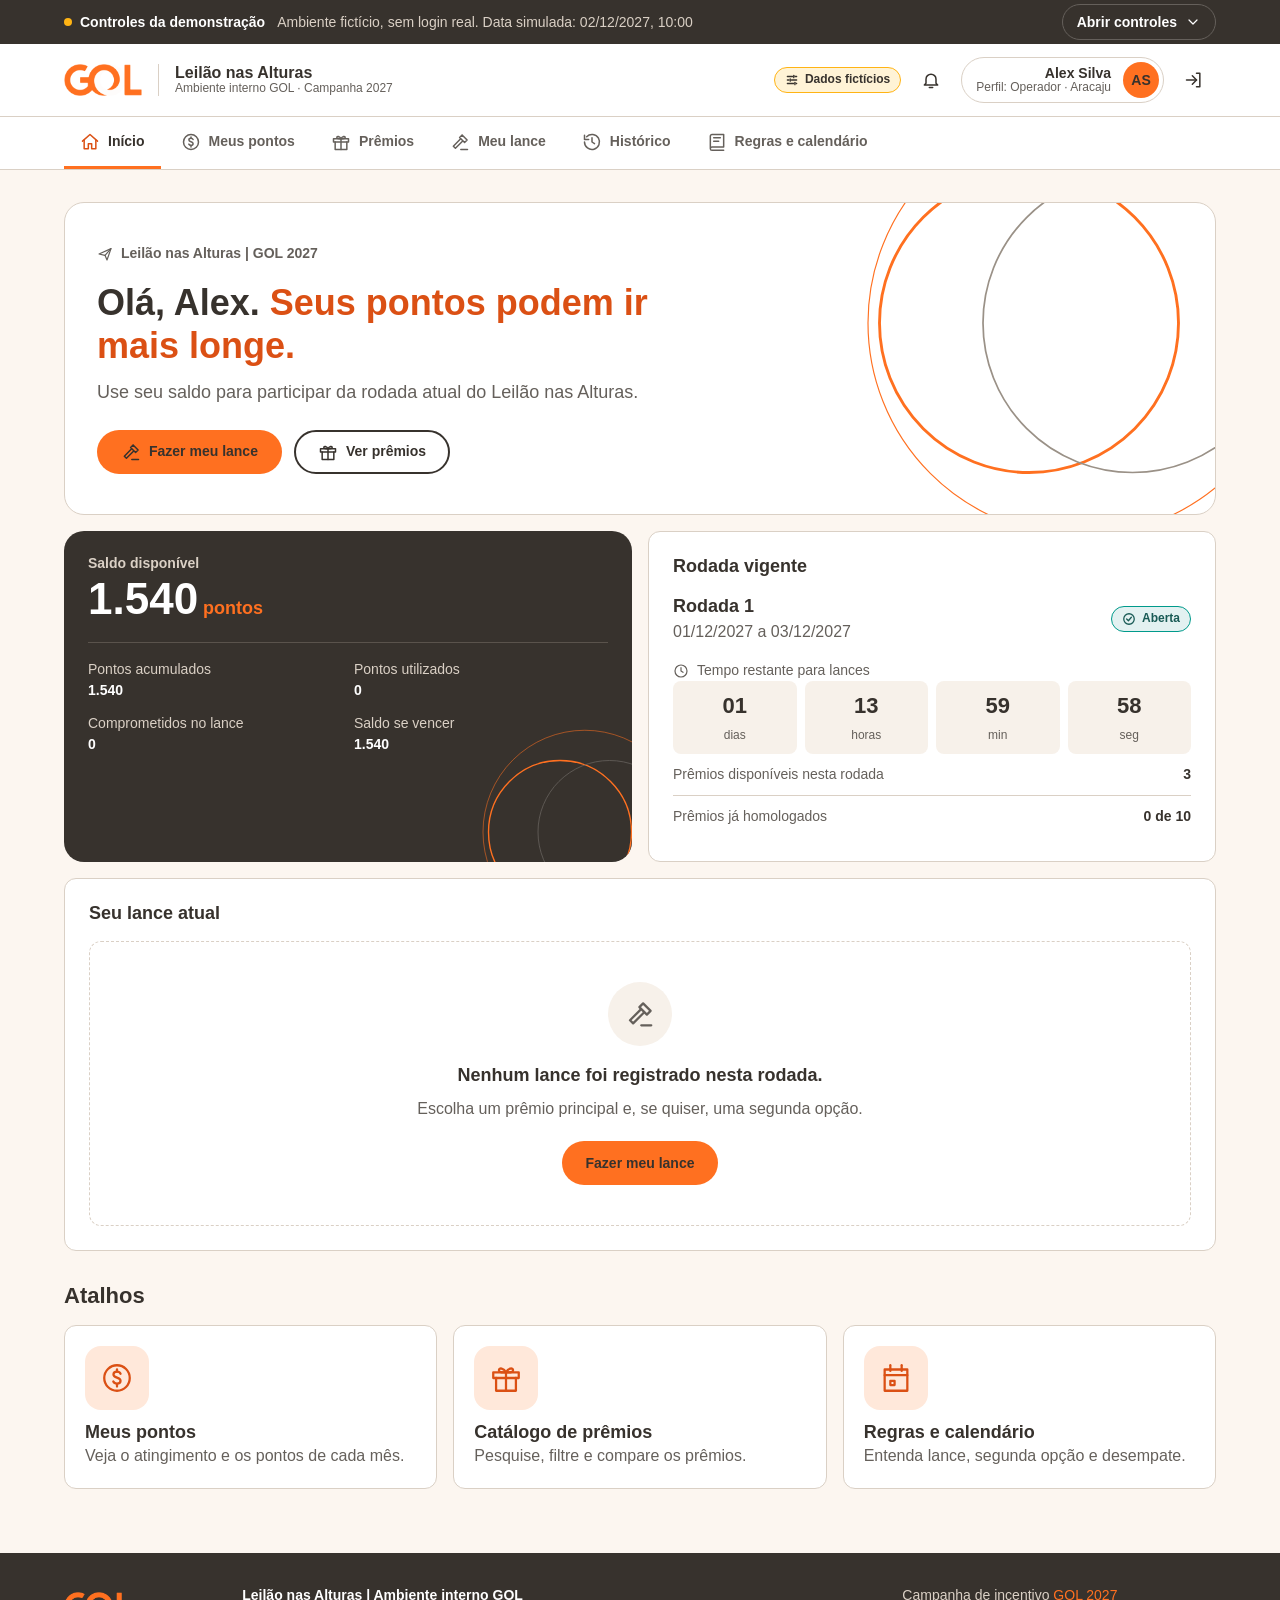
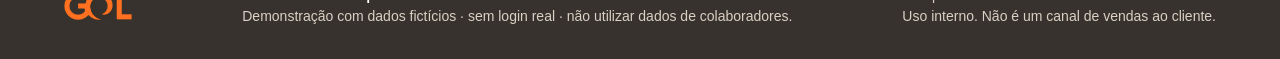
<file: index.html>
<!doctype html>
<html lang="pt-BR">
<head>
  <meta charset="utf-8">
  <meta name="viewport" content="width=device-width, initial-scale=1, viewport-fit=cover">
  <meta name="robots" content="noindex, nofollow">
  <meta name="referrer" content="no-referrer">
  <meta name="description" content="Leilão nas Alturas | Ambiente interno GOL — demonstração com dados fictícios.">
  <meta name="theme-color" content="#FF7020">
  <!-- CSP recomendada para publicação em servidor (ver README, seção Segurança).
       Não aplicada via <meta> para não bloquear a abertura local por file://. -->
  <title>Leilão nas Alturas | Ambiente interno GOL</title>
  <link rel="icon" href="assets/images/logo-gol-fundo-claro.png">
  <link rel="stylesheet" href="assets/css/tokens.css">
  <link rel="stylesheet" href="assets/css/base.css">
  <link rel="stylesheet" href="assets/css/layout.css">
  <link rel="stylesheet" href="assets/css/components.css">
  <link rel="stylesheet" href="assets/css/responsive.css">
  <link rel="stylesheet" href="assets/css/print.css">
</head>
<body>
  <a class="skip-link" id="skip-link" href="#main">Pular para o conteúdo</a>
  <div id="sr-polite" class="sr-only" aria-live="polite" aria-atomic="true"></div>
  <div id="sr-assertive" class="sr-only" aria-live="assertive" aria-atomic="true"></div>

  <div data-inert-scope>
    <section id="demo-bar" class="demo-bar" aria-label="Controles da demonstração"></section>

    <header class="app-header">
      <div class="container app-header__inner">
        <a class="brand" href="#/" aria-label="Leilão nas Alturas, ambiente interno GOL — página inicial">
          <img class="brand__logo" src="assets/images/logo-gol-fundo-claro.png" alt="GOL Linhas Aéreas" width="78" height="32">
          <span class="brand__divider" aria-hidden="true"></span>
          <span class="brand__text">
            <span class="brand__title">Leilão nas Alturas</span>
            <span class="brand__env">Ambiente interno GOL · Campanha 2027</span>
          </span>
        </a>
        <div class="header-actions" id="header-actions"></div>
      </div>
    </header>

    <div id="nav-slot"></div>

    <main id="main" class="app-main" tabindex="-1">
      <div class="container" id="view-root">
        <div class="boot" aria-busy="true">
          <p>Carregando o Leilão nas Alturas…</p>
        </div>
      </div>
    </main>

    <footer class="app-footer">
      <div class="container app-footer__inner">
        <img class="app-footer__logo" src="assets/images/logo-gol-fundo-escuro.png" alt="GOL Linhas Aéreas" width="68" height="28">
        <p><strong>Leilão nas Alturas | Ambiente interno GOL</strong><br>Demonstração com dados fictícios · sem login real · não utilizar dados de colaboradores.</p>
        <p>Campanha de incentivo <span class="accent">GOL 2027</span><br>Uso interno. Não é um canal de vendas ao cliente.</p>
      </div>
    </footer>
  </div>

  <div id="toast-region" class="toast-region" aria-live="polite"></div>

  <noscript>
    <div class="container"><p class="alert alert--warning">Ative o JavaScript para usar o Leilão nas Alturas.</p></div>
  </noscript>

  <!-- Ordem importa: configuração → dados → regras → persistência → serviços → interface → telas → app -->
  <script src="assets/js/config.js"></script>
  <script src="assets/js/validators.js"></script>
  <script src="assets/js/domain.js"></script>
  <script src="assets/js/mock-data.js"></script>
  <script src="assets/js/storage.js"></script>
  <script src="assets/js/services.js"></script>
  <script src="assets/js/accessibility.js"></script>
  <script src="assets/js/ui.js"></script>
  <script src="assets/js/operator.js"></script>
  <script src="assets/js/admin.js"></script>
  <script src="assets/js/app.js"></script>
</body>
</html>
</file>
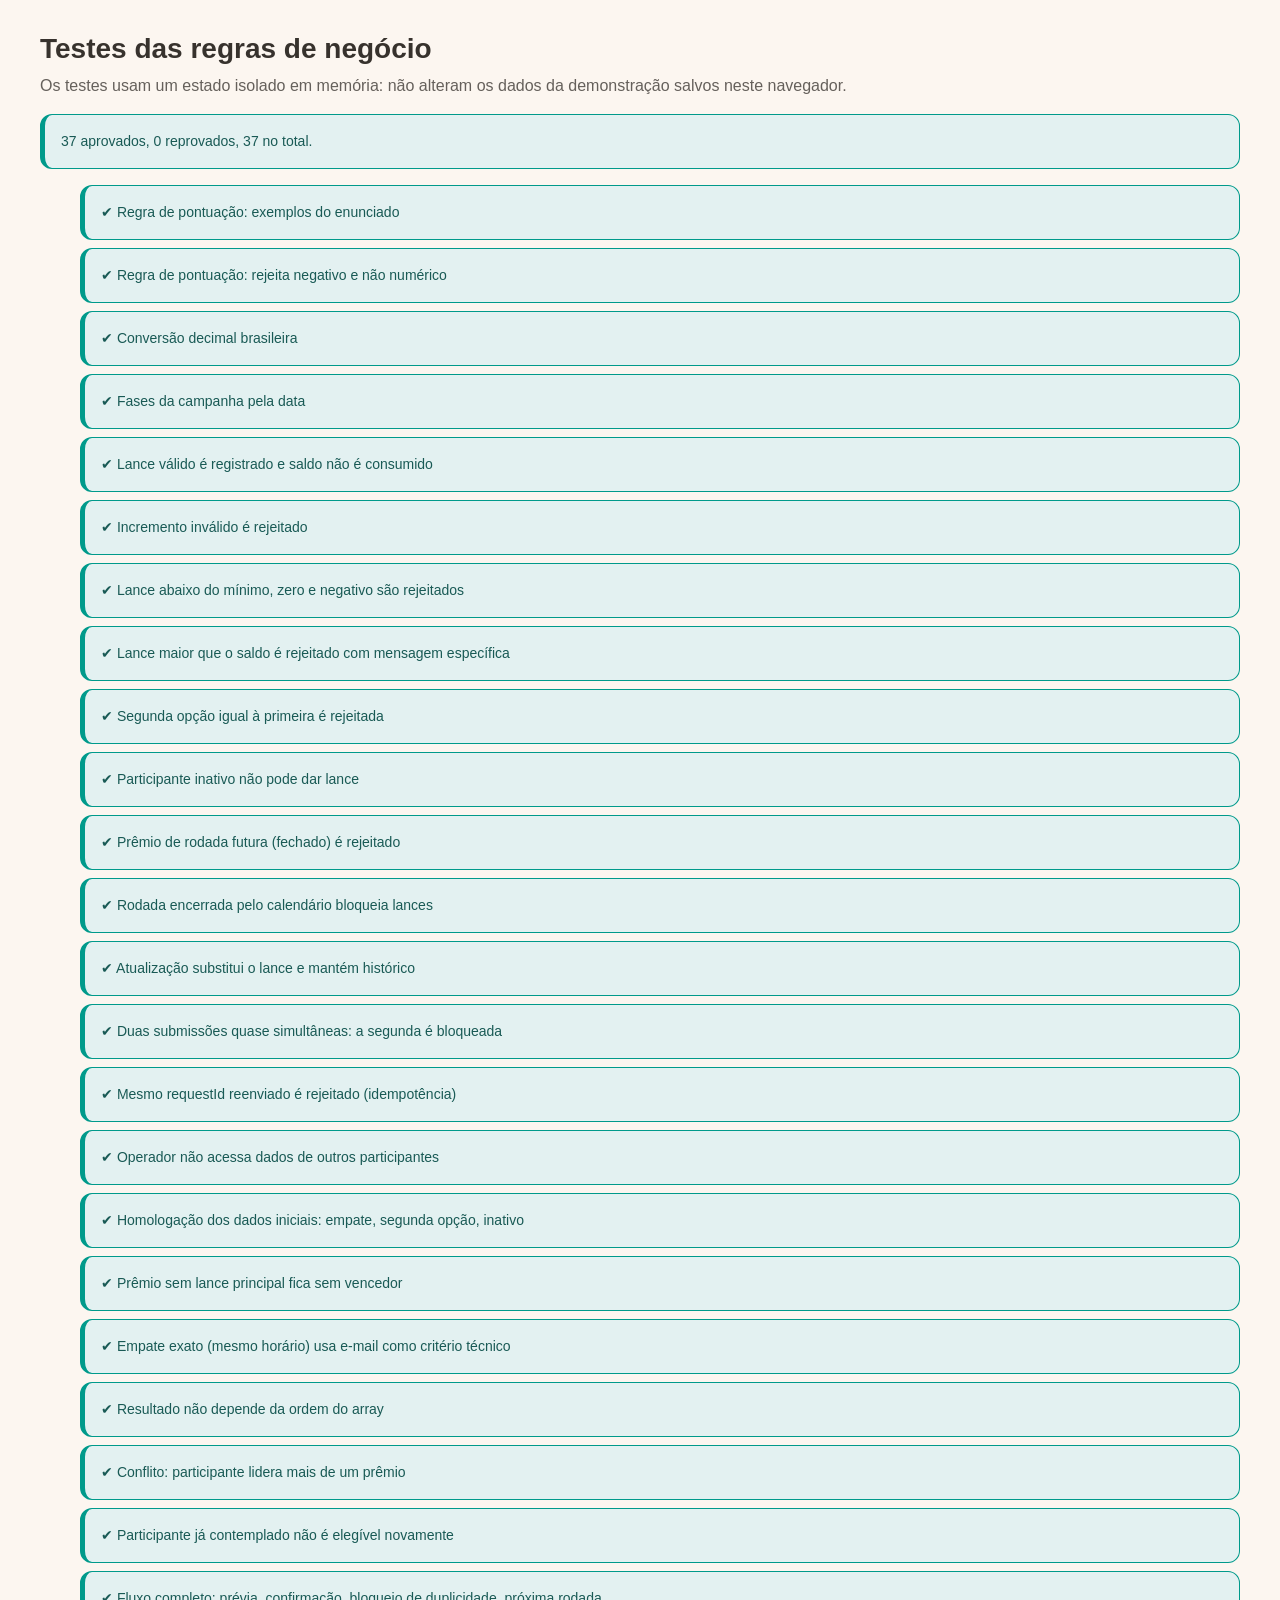
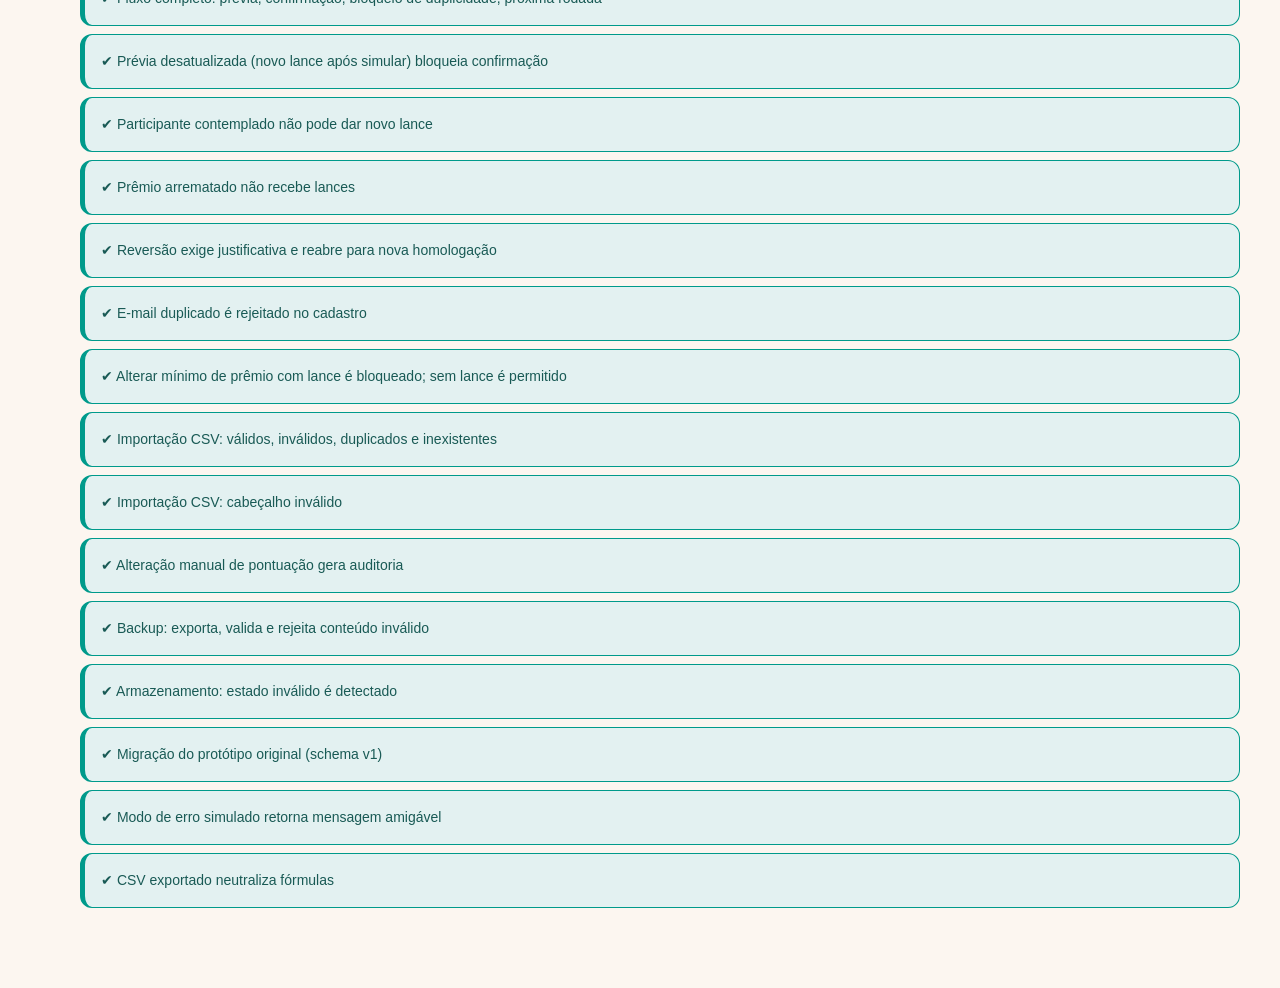
<file: tests/index.html>
<!doctype html>
<html lang="pt-BR">
<head>
  <meta charset="utf-8">
  <meta name="viewport" content="width=device-width, initial-scale=1">
  <title>Testes automatizados | Leilão nas Alturas</title>
  <link rel="stylesheet" href="../assets/css/tokens.css">
  <link rel="stylesheet" href="../assets/css/base.css">
  <link rel="stylesheet" href="../assets/css/layout.css">
  <link rel="stylesheet" href="../assets/css/components.css">
</head>
<body>
  <main class="container app-main" id="main">
    <h1>Testes das regras de negócio</h1>
    <p class="muted mt-2">Os testes usam um estado isolado em memória: não alteram os dados da demonstração salvos neste navegador.</p>
    <p id="summary" class="alert alert--info mt-4" role="status">Executando…</p>
    <ol id="results" class="stack-sm mt-4"></ol>
  </main>
  <script src="../assets/js/config.js"></script>
  <script src="../assets/js/validators.js"></script>
  <script src="../assets/js/domain.js"></script>
  <script src="../assets/js/mock-data.js"></script>
  <script src="../assets/js/storage.js"></script>
  <script src="../assets/js/services.js"></script>
  <script src="domain.tests.js"></script>
  <script src="run-browser.js"></script>
</body>
</html>
</file>
<file: assets/css/tokens.css>
/* ==========================================================================
   tokens.css — Design tokens do Leilão nas Alturas | Ambiente interno GOL
   Fonte: "Template_Modelo_de_PPT_GOL" (slides "Paleta de Cores" e
   "Variações da fonte GOL Sans"). Não adicione cores fora desta lista sem
   registrar a justificativa no README.
   ========================================================================== */

/* --------------------------------------------------------------------------
   GOL Sans — estrutura pronta para os arquivos oficiais.
   Coloque os .woff2 licenciados em /assets/fonts/ com os nomes abaixo e
   remova o comentário do bloco. Enquanto os arquivos não existirem, a
   aplicação usa Arial/Helvetica (fallback seguro, sem serviço externo).
   --------------------------------------------------------------------------
@font-face { font-family: "GOL Sans"; src: url("../fonts/GOLSans-Regular.woff2") format("woff2"); font-weight: 400; font-style: normal; font-display: swap; }
@font-face { font-family: "GOL Sans"; src: url("../fonts/GOLSans-Medium.woff2")  format("woff2"); font-weight: 500; font-style: normal; font-display: swap; }
@font-face { font-family: "GOL Sans"; src: url("../fonts/GOLSans-Bold.woff2")    format("woff2"); font-weight: 700; font-style: normal; font-display: swap; }
@font-face { font-family: "GOL Sans"; src: url("../fonts/GOLSans-XBold.woff2")   format("woff2"); font-weight: 800; font-style: normal; font-display: swap; }
*/

:root {
  /* Paleta primária (PowerPoint, slide "Paleta de Cores (Primárias)") */
  --gol-orange: #FF7020;
  --gol-graphite: #37322D;
  --gol-dark-gray: #65605B;
  --gol-gray: #9A9187;
  --gol-light-gray: #DAD0C5;
  --gol-off-white: #FCF6F0;
  --gol-white: #FFFFFF;
  --gol-black: #000000;

  /* Paleta secundária (PowerPoint, slide "Paleta de Cores (Secundárias)") */
  --gol-dark-orange: #DB5014;
  --gol-light-orange: #F9C78B;
  --gol-brown: #8B734B;
  --gol-yellow: #FFB414;
  --gol-light-yellow: #FFE09F;
  --gol-wine: #732846;
  --gol-pink: #EF86A4;
  --gol-light-pink: #F4D1DB;
  --gol-moss: #195A55;
  --gol-green: #009A8B;
  --gol-light-green: #B3DBDB;
  --gol-navy: #00324B;
  --gol-blue: #007895;
  --gol-light-blue: #C2DBEA;
  --gol-red: #FF4F4F;

  /* ---------------- Tokens semânticos ----------------
     Contrastes calculados (WCAG 2.1):
     Grafite sobre Laranja ........ 4,58:1  (AA texto normal) -> botão primário
     Branco sobre Laranja ......... 2,85:1  (reprovado)       -> não usar
     Cinza Escuro sobre Branco .... 6,2:1   (AA)              -> texto secundário
     Cinza sobre Branco ........... 3,1:1   (reprovado p/ texto) -> só bordas/decoração
     Musgo sobre Verde Claro ...... 5,3:1   (AA)              -> sucesso
     Vinho sobre Rosa Claro ....... 7,1:1   (AA)              -> erro
     Grafite sobre Amarelo Claro .. 9,9:1   (AA)              -> atenção
     Azul Marinho sobre Azul Claro  10,6:1  (AA)              -> informação
     Branco sobre Vinho ........... 9,9:1   (AA)              -> botão destrutivo
     Laranja sobre Grafite ........ 4,58:1  (AA)              -> destaques no rodapé escuro
  */
  --color-bg: var(--gol-off-white);
  --color-surface: var(--gol-white);
  --color-surface-muted: #F7F1EA; /* mistura Off White + Cinza Claro (8%) para zebra/hover */
  --color-text: var(--gol-graphite);
  --color-text-muted: var(--gol-dark-gray);
  --color-border: var(--gol-light-gray);
  --color-border-strong: var(--gol-gray);
  --color-brand: var(--gol-orange);
  --color-brand-strong: var(--gol-dark-orange);
  --color-brand-soft: #FFE8DA; /* tinta 15% do Laranja, só fundo */
  --color-on-brand: var(--gol-graphite);
  --color-focus: var(--gol-graphite);

  --color-success-bg: #E3F1F1;
  --color-success-border: var(--gol-green);
  --color-success-text: var(--gol-moss);
  --color-error-bg: #FBE9EE;
  --color-error-border: var(--gol-red);
  --color-error-text: var(--gol-wine);
  --color-warning-bg: #FFF3D6;
  --color-warning-border: var(--gol-yellow);
  --color-warning-text: var(--gol-graphite);
  --color-info-bg: #E6F0F6;
  --color-info-border: var(--gol-blue);
  --color-info-text: var(--gol-navy);
  --color-danger: var(--gol-wine);

  /* Tipografia */
  --font-family: "GOL Sans", Arial, Helvetica, sans-serif;
  --fw-regular: 400;
  --fw-medium: 500;
  --fw-bold: 700;
  --fw-xbold: 800;
  --fs-xs: .75rem;
  --fs-sm: .875rem;
  --fs-md: 1rem;
  --fs-lg: 1.125rem;
  --fs-xl: 1.375rem;
  --fs-2xl: 1.75rem;
  --fs-3xl: 2.25rem;
  --lh-tight: 1.2;
  --lh-base: 1.5;

  /* Espaçamento (base 4 px) */
  --sp-1: 4px; --sp-2: 8px; --sp-3: 12px; --sp-4: 16px; --sp-5: 20px;
  --sp-6: 24px; --sp-8: 32px; --sp-10: 40px; --sp-12: 48px; --sp-16: 64px;

  /* Forma */
  --radius-sm: 8px;
  --radius-md: 12px;
  --radius-lg: 20px;
  --radius-pill: 999px;
  --shadow-sm: 0 1px 2px rgba(55, 50, 45, .06);
  --shadow-md: 0 6px 20px rgba(55, 50, 45, .08);
  --shadow-lg: 0 18px 48px rgba(55, 50, 45, .18);

  /* Layout */
  --container: 1200px;
  --header-h: 72px;
  --sidebar-w: 248px;
  --touch: 44px;

  /* Movimento */
  --t-fast: 120ms;
  --t-base: 200ms;
  --ease: cubic-bezier(.2, .7, .2, 1);
}

@media (prefers-reduced-motion: reduce) {
  :root { --t-fast: 0ms; --t-base: 0ms; }
}
</file>
<file: assets/css/base.css>
/* base.css — reset, tipografia e utilitários */
*, *::before, *::after { box-sizing: border-box; }
html { -webkit-text-size-adjust: 100%; scroll-behavior: smooth; }
@media (prefers-reduced-motion: reduce) {
  html { scroll-behavior: auto; }
  *, *::before, *::after { animation-duration: 0ms !important; animation-iteration-count: 1 !important; transition-duration: 0ms !important; }
}
body {
  margin: 0;
  min-width: 320px;
  background: var(--color-bg);
  color: var(--color-text);
  font-family: var(--font-family);
  font-size: var(--fs-md);
  line-height: var(--lh-base);
  -webkit-font-smoothing: antialiased;
  overflow-x: hidden;
}
img, svg { display: block; max-width: 100%; }
h1, h2, h3, h4 { margin: 0; line-height: var(--lh-tight); font-weight: var(--fw-bold); color: var(--color-text); }
h1 { font-size: var(--fs-2xl); font-weight: var(--fw-xbold); }
h2 { font-size: var(--fs-xl); }
h3 { font-size: var(--fs-lg); }
h4 { font-size: var(--fs-md); }
p { margin: 0; }
a { color: var(--color-text); text-decoration-color: var(--color-brand); text-decoration-thickness: 2px; text-underline-offset: 3px; }
a:hover { color: var(--color-brand-strong); }
button, input, select, textarea { font: inherit; color: inherit; }
table { border-collapse: collapse; width: 100%; }
small { font-size: var(--fs-xs); }
strong, b { font-weight: var(--fw-bold); }
[hidden] { display: none !important; }

/* Foco visível consistente — grafite + halo laranja (não depende só da cor da marca) */
:focus { outline: none; }
:focus-visible {
  outline: 3px solid var(--color-focus);
  outline-offset: 2px;
  box-shadow: 0 0 0 6px rgba(255, 112, 32, .35);
  border-radius: 6px;
}

.sr-only {
  position: absolute !important; width: 1px; height: 1px; padding: 0; margin: -1px;
  overflow: hidden; clip: rect(0 0 0 0); white-space: nowrap; border: 0;
}
.skip-link {
  position: absolute; left: var(--sp-4); top: -100px; z-index: 1000;
  background: var(--gol-graphite); color: var(--gol-white); padding: var(--sp-3) var(--sp-4);
  border-radius: var(--radius-sm); font-weight: var(--fw-bold); text-decoration: none;
}
.skip-link:focus { top: var(--sp-3); color: var(--gol-white); }

.muted { color: var(--color-text-muted); }
.num { font-variant-numeric: tabular-nums; }
.nowrap { white-space: nowrap; }
.text-right { text-align: right; }
.mt-2 { margin-top: var(--sp-2); } .mt-3 { margin-top: var(--sp-3); } .mt-4 { margin-top: var(--sp-4); } .mt-6 { margin-top: var(--sp-6); }
.stack > * + * { margin-top: var(--sp-4); }
.stack-sm > * + * { margin-top: var(--sp-2); }
.row { display: flex; gap: var(--sp-3); align-items: center; flex-wrap: wrap; }
.row.between { justify-content: space-between; }
.grow { flex: 1 1 auto; }
.icon { width: 20px; height: 20px; flex: none; stroke: currentColor; fill: none; stroke-width: 1.8; stroke-linecap: round; stroke-linejoin: round; display: inline-block; }
.icon-sm { width: 16px; height: 16px; }
.icon-lg { width: 28px; height: 28px; }
/* Títulos recebem foco programático após navegação (leitores de tela) sem moldura visual */
[data-page-title]:focus, [data-page-title]:focus-visible { outline: none; box-shadow: none; }
</file>
<file: assets/css/layout.css>
/* layout.css — estrutura geral: barra de demonstração, cabeçalho, navegação, conteúdo, rodapé */

.container { width: 100%; max-width: var(--container); margin: 0 auto; padding: 0 var(--sp-6); }

/* ---------- Controles da demonstração ---------- */
.demo-bar { background: var(--gol-graphite); color: var(--gol-white); font-size: var(--fs-sm); position: relative; z-index: 30; }
.demo-bar__inner { display: flex; align-items: center; gap: var(--sp-3); min-height: 44px; flex-wrap: wrap; }
.demo-bar__badge { display: inline-flex; align-items: center; gap: var(--sp-2); font-weight: var(--fw-bold); }
.demo-bar__badge .dot { width: 8px; height: 8px; border-radius: 50%; background: var(--gol-yellow); }
.demo-bar__text { color: var(--gol-light-gray); }
.demo-bar__toggle {
  margin-left: auto; background: transparent; color: var(--gol-white); border: 1px solid var(--gol-dark-gray);
  border-radius: var(--radius-pill); padding: 6px 14px; min-height: 36px; cursor: pointer; display: inline-flex; gap: var(--sp-2); align-items: center; font-weight: var(--fw-bold);
}
.demo-bar__toggle:hover { border-color: var(--gol-orange); }
.demo-bar__toggle .icon { transition: transform var(--t-base) var(--ease); }
.demo-bar__toggle[aria-expanded="true"] .icon { transform: rotate(180deg); }
.demo-panel { border-top: 1px solid #4a443e; padding: var(--sp-4) 0 var(--sp-5); }
.demo-panel__grid { display: grid; grid-template-columns: repeat(auto-fit, minmax(190px, 1fr)); gap: var(--sp-4); align-items: end; }
.demo-panel label, .demo-panel .field__label { color: var(--gol-white); }
.demo-panel .field__hint { color: var(--gol-light-gray); }
.demo-panel select, .demo-panel input[type="datetime-local"] { background: #48423c; color: var(--gol-white); border-color: #6d665f; }
.demo-panel .switch__track { background: #6d665f; }

/* ---------- Cabeçalho ---------- */
.app-header { background: var(--gol-white); border-bottom: 1px solid var(--color-border); position: sticky; top: 0; z-index: 20; }
.app-header__inner { display: flex; align-items: center; gap: var(--sp-4); height: var(--header-h); }
.brand { display: flex; align-items: center; gap: var(--sp-4); text-decoration: none; color: var(--color-text); min-width: 0; }
.brand__logo { height: 32px; width: auto; }
.brand__divider { width: 1px; height: 32px; background: var(--color-border); }
.brand__text { display: flex; flex-direction: column; line-height: 1.15; min-width: 0; }
.brand__title { font-weight: var(--fw-xbold); font-size: var(--fs-md); white-space: nowrap; }
.brand__env { font-size: var(--fs-xs); color: var(--color-text-muted); white-space: nowrap; }
.header-actions { margin-left: auto; display: flex; align-items: center; gap: var(--sp-2); }
.user-chip { display: flex; align-items: center; gap: var(--sp-3); padding: 4px 4px 4px 14px; border: 1px solid var(--color-border); border-radius: var(--radius-pill); background: var(--gol-white); }
.user-chip__info { display: flex; flex-direction: column; line-height: 1.15; text-align: right; }
.user-chip__name { font-weight: var(--fw-bold); font-size: var(--fs-sm); }
.user-chip__role { font-size: var(--fs-xs); color: var(--color-text-muted); }
.avatar { width: 36px; height: 36px; border-radius: 50%; background: var(--color-brand); color: var(--color-on-brand); display: grid; place-items: center; font-weight: var(--fw-xbold); font-size: var(--fs-sm); flex: none; }
.icon-btn.menu-toggle { display: none; }

/* ---------- Navegação superior (operador) ---------- */
.top-nav { background: var(--gol-white); border-bottom: 1px solid var(--color-border); }
.top-nav__list { list-style: none; margin: 0; padding: 0; display: flex; gap: var(--sp-1); overflow-x: auto; scrollbar-width: none; }
.top-nav__list::-webkit-scrollbar { display: none; }
.nav-link {
  display: flex; align-items: center; gap: var(--sp-2); padding: 0 var(--sp-4); min-height: 52px;
  color: var(--color-text-muted); text-decoration: none; font-weight: var(--fw-bold); font-size: var(--fs-sm);
  border-bottom: 3px solid transparent; white-space: nowrap;
}
.nav-link:hover { color: var(--color-text); border-bottom-color: var(--gol-light-gray); }
.nav-link[aria-current="page"] { color: var(--color-text); border-bottom-color: var(--color-brand); }
.nav-link[aria-current="page"] .icon { color: var(--color-brand-strong); }

/* ---------- Layout da gestão (menu lateral compacto) ---------- */
.admin-shell { display: grid; grid-template-columns: var(--sidebar-w) minmax(0, 1fr); gap: var(--sp-8); align-items: start; }
.side-nav { position: sticky; top: calc(var(--header-h) + var(--sp-6)); background: var(--gol-white); border: 1px solid var(--color-border); border-radius: var(--radius-md); padding: var(--sp-3); }
.side-nav__title { font-size: var(--fs-xs); text-transform: uppercase; letter-spacing: .08em; color: var(--color-text-muted); padding: var(--sp-2) var(--sp-3); font-weight: var(--fw-bold); }
.side-nav__list { list-style: none; margin: 0; padding: 0; display: grid; gap: 2px; }
.side-nav .nav-link { white-space: normal; line-height: 1.25; padding-top: 8px; padding-bottom: 8px; min-height: 44px; border-bottom: 0; border-left: 3px solid transparent; border-radius: 0 var(--radius-sm) var(--radius-sm) 0; padding: 0 var(--sp-3); }
.side-nav .nav-link:hover { background: var(--color-surface-muted); }
.side-nav .nav-link[aria-current="page"] { border-left-color: var(--color-brand); background: var(--color-brand-soft); }

/* ---------- Conteúdo ---------- */
.app-main { padding: var(--sp-8) 0 var(--sp-16); min-height: 60vh; }
.app-main:focus { outline: none; }
.page-head { display: flex; align-items: flex-end; justify-content: space-between; gap: var(--sp-4); flex-wrap: wrap; margin-bottom: var(--sp-6); }
.page-head__eyebrow { font-size: var(--fs-xs); text-transform: uppercase; letter-spacing: .1em; font-weight: var(--fw-bold); color: var(--color-text-muted); margin-bottom: var(--sp-1); }
.page-head__desc { color: var(--color-text-muted); margin-top: var(--sp-2); max-width: 720px; }
.section { margin-top: var(--sp-8); }
.section__title { display: flex; align-items: center; justify-content: space-between; gap: var(--sp-3); margin-bottom: var(--sp-4); flex-wrap: wrap; }

.grid { display: grid; gap: var(--sp-4); }
.grid-2 { grid-template-columns: repeat(2, minmax(0, 1fr)); }
.grid-3 { grid-template-columns: repeat(3, minmax(0, 1fr)); }
.grid-4 { grid-template-columns: repeat(4, minmax(0, 1fr)); }
.grid-auto { grid-template-columns: repeat(auto-fill, minmax(260px, 1fr)); }
.split { display: grid; grid-template-columns: minmax(0, 1fr) 360px; gap: var(--sp-6); align-items: start; }

/* ---------- Hero do operador (grafismo de círculos interligados) ---------- */
.hero {
  position: relative; overflow: hidden; background: var(--gol-white); border: 1px solid var(--color-border);
  border-radius: var(--radius-lg); padding: var(--sp-10) var(--sp-8); isolation: isolate;
}
.hero__graphic { position: absolute; right: -90px; top: -110px; width: 460px; height: 460px; z-index: -1; pointer-events: none; }
.hero__eyebrow { display: inline-flex; align-items: center; gap: var(--sp-2); font-size: var(--fs-sm); font-weight: var(--fw-bold); color: var(--color-text-muted); }
.hero__title { font-size: var(--fs-3xl); font-weight: var(--fw-xbold); margin-top: var(--sp-3); max-width: 620px; }
.hero__title .accent { color: var(--color-brand-strong); }
.hero__text { margin-top: var(--sp-3); color: var(--color-text-muted); font-size: var(--fs-lg); max-width: 560px; }
.hero__actions { margin-top: var(--sp-6); display: flex; gap: var(--sp-3); flex-wrap: wrap; }

/* ---------- Rodapé ---------- */
.app-footer { background: var(--gol-graphite); color: var(--gol-light-gray); padding: var(--sp-8) 0; font-size: var(--fs-sm); position: relative; overflow: hidden; }
.app-footer__inner { display: flex; gap: var(--sp-6); align-items: center; justify-content: space-between; flex-wrap: wrap; }
.app-footer__logo { height: 28px; width: auto; }
.app-footer strong { color: var(--gol-white); }
.app-footer .accent { color: var(--gol-orange); }

/* ---------- Carregamento inicial / erro fatal ---------- */
.boot { min-height: 50vh; display: grid; place-items: center; text-align: center; padding: var(--sp-8); }
</file>
<file: assets/css/components.css>
/* components.css — botões, campos, cards, avisos, chips, tabelas, modais, toasts, skeletons */

/* ================= Botões ================= */
.btn {
  display: inline-flex; align-items: center; justify-content: center; gap: var(--sp-2);
  min-height: var(--touch); padding: 10px 22px; border-radius: var(--radius-pill);
  border: 2px solid transparent; font-weight: var(--fw-bold); font-size: var(--fs-sm);
  cursor: pointer; text-decoration: none; line-height: 1.2; white-space: nowrap;
  transition: background-color var(--t-fast) var(--ease), border-color var(--t-fast) var(--ease), color var(--t-fast) var(--ease);
}
.btn--primary { background: var(--color-brand); color: var(--color-on-brand); }
.btn--primary:hover { background: #FF8540; color: var(--color-on-brand); }
.btn--primary:active { background: var(--color-brand-strong); color: var(--gol-white); }
.btn--secondary { background: var(--gol-white); color: var(--color-text); border-color: var(--color-text); }
.btn--secondary:hover { background: var(--color-surface-muted); color: var(--color-text); }
.btn--tertiary { background: transparent; color: var(--color-text); padding-left: var(--sp-2); padding-right: var(--sp-2); text-decoration: underline; text-decoration-color: var(--color-brand); text-decoration-thickness: 2px; text-underline-offset: 4px; border-radius: var(--radius-sm); }
.btn--tertiary:hover { color: var(--color-brand-strong); }
.btn--danger { background: var(--color-danger); color: var(--gol-white); }
.btn--danger:hover { background: #5c1f38; color: var(--gol-white); }
.btn--sm { min-height: 36px; padding: 6px 14px; font-size: var(--fs-xs); }
.btn--block { width: 100%; }
/* Desabilitado: padrão tracejado + cursor + texto, não apenas opacidade */
.btn:disabled, .btn[aria-disabled="true"] {
  background: var(--color-surface-muted); color: var(--color-text-muted); border: 2px dashed var(--gol-gray); cursor: not-allowed;
}
.btn.is-busy { position: relative; color: transparent !important; pointer-events: none; }
.btn.is-busy::after {
  content: ""; position: absolute; width: 18px; height: 18px; border-radius: 50%;
  border: 2px solid var(--gol-graphite); border-right-color: transparent; animation: spin .8s linear infinite;
}
.icon-btn {
  display: inline-grid; place-items: center; width: var(--touch); height: var(--touch); border-radius: 50%;
  border: 1px solid transparent; background: transparent; cursor: pointer; position: relative; color: var(--color-text);
}
.icon-btn:hover { background: var(--color-surface-muted); border-color: var(--color-border); }
.icon-btn .badge-dot { position: absolute; top: 6px; right: 6px; min-width: 18px; height: 18px; padding: 0 5px; border-radius: 9px; background: var(--color-brand); color: var(--color-on-brand); font-size: 11px; font-weight: var(--fw-xbold); display: grid; place-items: center; }
@keyframes spin { to { transform: rotate(360deg); } }

/* ================= Campos ================= */
.field { display: flex; flex-direction: column; gap: 6px; min-width: 0; }
.field__label { font-size: var(--fs-sm); font-weight: var(--fw-bold); color: var(--color-text); }
.field__label .optional { font-weight: var(--fw-regular); color: var(--color-text-muted); }
.field__hint { font-size: var(--fs-xs); color: var(--color-text-muted); }
.field__error { font-size: var(--fs-xs); color: var(--color-error-text); font-weight: var(--fw-bold); display: flex; gap: 6px; align-items: flex-start; }
.field__error:empty { display: none; }
.input, .select, .textarea {
  width: 100%; min-height: 48px; padding: 12px 14px; border: 1px solid var(--gol-gray); border-radius: var(--radius-sm);
  background: var(--gol-white); color: var(--color-text); transition: border-color var(--t-fast) var(--ease), box-shadow var(--t-fast) var(--ease);
}
.textarea { min-height: 120px; resize: vertical; font-family: ui-monospace, Consolas, monospace; font-size: var(--fs-sm); }
.input:hover, .select:hover, .textarea:hover { border-color: var(--color-text-muted); }
.input:focus-visible, .select:focus-visible, .textarea:focus-visible { border-color: var(--color-text); outline: 3px solid var(--color-focus); outline-offset: 1px; box-shadow: 0 0 0 6px rgba(255, 112, 32, .3); border-radius: var(--radius-sm); }
.input[aria-invalid="true"], .select[aria-invalid="true"] { border-color: var(--color-error-border); border-width: 2px; background: #FFFBFC; }
.input:disabled, .select:disabled, .textarea:disabled { background: var(--color-surface-muted); color: var(--color-text-muted); border-style: dashed; cursor: not-allowed; }
.select { appearance: none; padding-right: 40px; background-image: linear-gradient(45deg, transparent 50%, var(--gol-graphite) 50%), linear-gradient(135deg, var(--gol-graphite) 50%, transparent 50%); background-position: calc(100% - 20px) 21px, calc(100% - 15px) 21px; background-size: 5px 5px; background-repeat: no-repeat; }
.input-group { position: relative; }
.input-group .input { padding-left: 42px; }
.input-group .icon { position: absolute; left: 13px; top: 50%; transform: translateY(-50%); color: var(--color-text-muted); pointer-events: none; }
.input-suffix { position: relative; }
.input-suffix .input { padding-right: 52px; }
.input-suffix__text { position: absolute; right: 14px; top: 50%; transform: translateY(-50%); color: var(--color-text-muted); font-weight: var(--fw-bold); font-size: var(--fs-sm); pointer-events: none; }
.form-grid { display: grid; grid-template-columns: repeat(2, minmax(0, 1fr)); gap: var(--sp-5) var(--sp-4); }
.form-grid .span-2 { grid-column: 1 / -1; }
.form-actions { display: flex; gap: var(--sp-3); justify-content: flex-end; flex-wrap: wrap; margin-top: var(--sp-6); }
fieldset { border: 0; padding: 0; margin: 0; min-width: 0; }
legend { padding: 0; font-weight: var(--fw-bold); margin-bottom: var(--sp-3); }

.check { display: flex; gap: var(--sp-3); align-items: flex-start; cursor: pointer; min-height: var(--touch); padding-top: 10px; }
.check input { width: 20px; height: 20px; accent-color: var(--gol-dark-orange); margin: 2px 0 0; flex: none; }
.radio-cards { display: grid; gap: var(--sp-2); }

.switch { display: inline-flex; align-items: center; gap: var(--sp-3); cursor: pointer; min-height: var(--touch); }
.switch input { position: absolute; opacity: 0; width: 1px; height: 1px; }
.switch__track { width: 44px; height: 26px; border-radius: 13px; background: var(--gol-gray); position: relative; flex: none; transition: background var(--t-base) var(--ease); }
.switch__track::after { content: ""; position: absolute; top: 3px; left: 3px; width: 20px; height: 20px; border-radius: 50%; background: var(--gol-white); transition: transform var(--t-base) var(--ease); box-shadow: var(--shadow-sm); }
.switch input:checked + .switch__track { background: var(--gol-moss); }
.switch input:checked + .switch__track::after { transform: translateX(18px); }
.switch input:focus-visible + .switch__track { outline: 3px solid var(--color-focus); outline-offset: 2px; }
.switch__state { font-size: var(--fs-xs); font-weight: var(--fw-bold); }

.upload { border: 2px dashed var(--gol-gray); border-radius: var(--radius-md); padding: var(--sp-5); text-align: center; background: var(--color-surface-muted); }
.upload input[type="file"] { max-width: 100%; }

/* ================= Cards ================= */
.card { background: var(--color-surface); border: 1px solid var(--color-border); border-radius: var(--radius-md); padding: var(--sp-6); min-width: 0; }
.card--flush { padding: 0; overflow: hidden; }
.card--raised { box-shadow: var(--shadow-md); border-color: transparent; }
.card__head { display: flex; align-items: flex-start; justify-content: space-between; gap: var(--sp-3); margin-bottom: var(--sp-4); flex-wrap: wrap; }
.card__title { font-size: var(--fs-lg); font-weight: var(--fw-bold); }
.card__subtitle { font-size: var(--fs-sm); color: var(--color-text-muted); margin-top: 2px; }
.card__foot { margin-top: var(--sp-5); padding-top: var(--sp-4); border-top: 1px solid var(--color-border); display: flex; gap: var(--sp-3); flex-wrap: wrap; align-items: center; }

/* Indicadores */
.kpi { display: flex; flex-direction: column; gap: var(--sp-1); padding: var(--sp-5); }
.kpi__label { font-size: var(--fs-sm); color: var(--color-text-muted); display: flex; align-items: center; gap: var(--sp-2); }
.kpi__value { font-size: var(--fs-2xl); font-weight: var(--fw-xbold); font-variant-numeric: tabular-nums; line-height: 1.1; }
.kpi__value small { font-size: var(--fs-sm); font-weight: var(--fw-bold); color: var(--color-text-muted); margin-left: 4px; }
.kpi__hint { font-size: var(--fs-xs); color: var(--color-text-muted); }
.kpi--brand { border-top: 4px solid var(--color-brand); }
.kpi--alert { border-top: 4px solid var(--color-warning-border); }

/* Saldo em destaque */
.balance-card { background: var(--gol-graphite); color: var(--gol-white); border-radius: var(--radius-lg); padding: var(--sp-6); position: relative; overflow: hidden; isolation: isolate; }
.balance-card__ring { position: absolute; right: -60px; bottom: -80px; width: 220px; height: 220px; z-index: -1; pointer-events: none; }
.balance-card__label { color: var(--gol-light-gray); font-size: var(--fs-sm); }
.balance-card__value { font-size: 2.75rem; font-weight: var(--fw-xbold); line-height: 1.05; margin-top: var(--sp-1); font-variant-numeric: tabular-nums; }
.balance-card__value small { font-size: var(--fs-lg); color: var(--gol-orange); }
.balance-card__rows { display: grid; grid-template-columns: 1fr 1fr; gap: var(--sp-3); margin-top: var(--sp-5); padding-top: var(--sp-4); border-top: 1px solid #5a534c; font-size: var(--fs-sm); }
.balance-card__rows dt { color: var(--gol-light-gray); }
.balance-card__rows dd { margin: 0; font-weight: var(--fw-bold); font-variant-numeric: tabular-nums; }

/* Card de prêmio */
.reward-card { display: flex; flex-direction: column; gap: var(--sp-3); padding: var(--sp-5); position: relative; transition: border-color var(--t-fast) var(--ease), box-shadow var(--t-fast) var(--ease); }
.reward-card:hover { border-color: var(--gol-gray); box-shadow: var(--shadow-md); }
.reward-card.is-selected { border: 2px solid var(--color-brand); box-shadow: 0 0 0 4px var(--color-brand-soft); }
.reward-card.is-muted { background: var(--color-surface-muted); }
.reward-card__top { display: flex; justify-content: space-between; align-items: flex-start; gap: var(--sp-2); }
.reward-media { width: 64px; height: 64px; border-radius: 16px; background: var(--color-brand-soft); color: var(--gol-dark-orange); display: grid; place-items: center; flex: none; }
.reward-media .icon { width: 34px; height: 34px; stroke-width: 1.6; }
.reward-card.is-muted .reward-media { background: var(--gol-light-gray); color: var(--gol-dark-gray); }
.reward-card__name { font-size: var(--fs-lg); font-weight: var(--fw-bold); }
.reward-card__desc { font-size: var(--fs-sm); color: var(--color-text-muted); min-height: 2.6em; }
.reward-stats { display: grid; grid-template-columns: 1fr 1fr; gap: var(--sp-3); padding: var(--sp-3) 0; border-top: 1px solid var(--color-border); border-bottom: 1px solid var(--color-border); }
.reward-stats dt { font-size: var(--fs-xs); color: var(--color-text-muted); }
.reward-stats dd { margin: 0; font-weight: var(--fw-bold); font-variant-numeric: tabular-nums; }
.reward-stats .highlight { font-size: var(--fs-lg); font-weight: var(--fw-xbold); }
.reward-card__actions { display: flex; gap: var(--sp-2); flex-wrap: wrap; margin-top: auto; }

/* ================= Chips de status (cor + ícone + texto) ================= */
.chip { display: inline-flex; align-items: center; gap: 6px; padding: 4px 10px; border-radius: var(--radius-pill); font-size: var(--fs-xs); font-weight: var(--fw-bold); border: 1px solid; white-space: nowrap; line-height: 1.3; }
.chip .icon { width: 14px; height: 14px; stroke-width: 2.2; }
.chip--success { background: var(--color-success-bg); color: var(--color-success-text); border-color: var(--color-success-border); }
.chip--error { background: var(--color-error-bg); color: var(--color-error-text); border-color: var(--color-error-border); }
.chip--warning { background: var(--color-warning-bg); color: var(--color-warning-text); border-color: var(--color-warning-border); }
.chip--info { background: var(--color-info-bg); color: var(--color-info-text); border-color: var(--color-info-border); }
.chip--neutral { background: var(--color-surface-muted); color: var(--color-text-muted); border-color: var(--color-border); }
.chip--brand { background: var(--color-brand-soft); color: var(--color-text); border-color: var(--color-brand); }

/* ================= Avisos ================= */
.alert { display: flex; gap: var(--sp-3); padding: var(--sp-4); border-radius: var(--radius-md); border: 1px solid; border-left-width: 5px; font-size: var(--fs-sm); align-items: flex-start; }
.alert .icon { margin-top: 1px; }
.alert__title { font-weight: var(--fw-bold); }
.alert__body > * + * { margin-top: 4px; }
.alert__actions { margin-top: var(--sp-3); display: flex; gap: var(--sp-2); flex-wrap: wrap; }
.alert--info { background: var(--color-info-bg); border-color: var(--color-info-border); color: var(--color-info-text); }
.alert--success { background: var(--color-success-bg); border-color: var(--color-success-border); color: var(--color-success-text); }
.alert--warning { background: var(--color-warning-bg); border-color: var(--color-warning-border); color: var(--color-warning-text); }
.alert--error { background: var(--color-error-bg); border-color: var(--color-error-border); color: var(--color-error-text); }
.alert--demo { background: var(--gol-white); border-color: var(--gol-light-gray); border-left-color: var(--gol-yellow); color: var(--color-text); }
.alert--deadline { background: var(--color-brand-soft); border-color: var(--color-brand); color: var(--color-text); }

/* ================= Estados vazios, erro, sem permissão ================= */
.state { text-align: center; padding: var(--sp-10) var(--sp-6); border: 1px dashed var(--gol-light-gray); border-radius: var(--radius-md); background: var(--gol-white); }
.state__icon { width: 64px; height: 64px; margin: 0 auto var(--sp-4); border-radius: 50%; display: grid; place-items: center; background: var(--color-surface-muted); color: var(--color-text-muted); }
.state__icon .icon { width: 30px; height: 30px; }
.state--error .state__icon { background: var(--color-error-bg); color: var(--color-error-text); }
.state--locked .state__icon { background: var(--color-warning-bg); color: var(--color-warning-text); }
.state__title { font-size: var(--fs-lg); font-weight: var(--fw-bold); }
.state__text { color: var(--color-text-muted); margin-top: var(--sp-2); max-width: 480px; margin-left: auto; margin-right: auto; }
.state__actions { margin-top: var(--sp-5); display: flex; justify-content: center; gap: var(--sp-3); flex-wrap: wrap; }

/* ================= Skeleton ================= */
.skeleton { background: linear-gradient(90deg, #EFE7DE 0%, #F8F2EC 50%, #EFE7DE 100%); background-size: 200% 100%; animation: shimmer 1.4s ease infinite; border-radius: var(--radius-sm); }
.skeleton--text { height: 14px; margin: 8px 0; }
.skeleton--title { height: 26px; width: 40%; margin-bottom: 16px; }
.skeleton--card { height: 150px; border-radius: var(--radius-md); }
@keyframes shimmer { from { background-position: 200% 0; } to { background-position: -200% 0; } }

/* ================= Tabelas ================= */
.table-wrap { width: 100%; overflow-x: auto; border: 1px solid var(--color-border); border-radius: var(--radius-md); background: var(--gol-white); }
.table { min-width: 640px; font-size: var(--fs-sm); }
.table caption { text-align: left; padding: var(--sp-4) var(--sp-4) var(--sp-2); font-weight: var(--fw-bold); color: var(--color-text); caption-side: top; }
.table caption .muted { font-weight: var(--fw-regular); display: block; font-size: var(--fs-xs); }
.table th, .table td { padding: 12px var(--sp-4); text-align: left; border-bottom: 1px solid var(--color-border); vertical-align: middle; }
.table thead th { background: var(--color-surface-muted); font-size: var(--fs-xs); text-transform: uppercase; letter-spacing: .05em; color: var(--color-text-muted); font-weight: var(--fw-bold); white-space: nowrap; }
.table tbody tr:last-child td, .table tbody tr:last-child th { border-bottom: 0; }
.table tbody tr:hover { background: #FFFBF7; }
.table .num { text-align: right; }
.table .actions { text-align: right; white-space: nowrap; }
.sort-btn { background: none; border: 0; padding: 0; cursor: pointer; font: inherit; color: inherit; text-transform: inherit; letter-spacing: inherit; display: inline-flex; gap: 4px; align-items: center; min-height: 32px; }
.cell-main { font-weight: var(--fw-bold); }
.cell-sub { font-size: var(--fs-xs); color: var(--color-text-muted); }

.toolbar { display: flex; gap: var(--sp-3); flex-wrap: wrap; align-items: flex-end; margin-bottom: var(--sp-4); }
.toolbar .field { flex: 1 1 180px; }
.toolbar .field--search { flex: 2 1 260px; }
.filters-toggle { display: none; }
.toolbar__filters { display: contents; }

.pagination { display: flex; align-items: center; justify-content: space-between; gap: var(--sp-3); padding: var(--sp-3) var(--sp-4); border-top: 1px solid var(--color-border); font-size: var(--fs-sm); flex-wrap: wrap; }
.pagination__pages { display: flex; gap: var(--sp-1); }

/* ================= Linha do tempo / calendário ================= */
.timeline { list-style: none; margin: 0; padding: 0; position: relative; }
.timeline::before { content: ""; position: absolute; left: 15px; top: 8px; bottom: 8px; width: 2px; background: var(--gol-light-gray); }
.timeline__item { position: relative; padding: 0 0 var(--sp-5) 48px; }
.timeline__dot { position: absolute; left: 6px; top: 2px; width: 20px; height: 20px; border-radius: 50%; background: var(--gol-white); border: 3px solid var(--gol-gray); }
.timeline__item.is-done .timeline__dot { background: var(--gol-dark-gray); border-color: var(--gol-dark-gray); }
.timeline__item.is-current .timeline__dot { border-color: var(--color-brand); background: var(--color-brand); box-shadow: 0 0 0 5px var(--color-brand-soft); }
.timeline__title { font-weight: var(--fw-bold); display: flex; gap: var(--sp-2); align-items: center; flex-wrap: wrap; }
.timeline__meta { font-size: var(--fs-sm); color: var(--color-text-muted); }

/* ================= Contagem regressiva ================= */
.countdown { display: grid; grid-template-columns: repeat(4, 1fr); gap: var(--sp-2); }
.countdown__unit { background: var(--color-surface-muted); border-radius: var(--radius-sm); padding: var(--sp-2); text-align: center; }
.countdown__value { font-size: var(--fs-xl); font-weight: var(--fw-xbold); font-variant-numeric: tabular-nums; display: block; }
.countdown__label { font-size: var(--fs-xs); color: var(--color-text-muted); }

/* ================= Resumo (lista de definição) ================= */
.summary { display: grid; gap: 0; margin: 0; }
.summary > div { display: flex; justify-content: space-between; gap: var(--sp-4); padding: 10px 0; border-bottom: 1px solid var(--color-border); font-size: var(--fs-sm); }
.summary > div:last-child { border-bottom: 0; }
.summary dt { color: var(--color-text-muted); }
.summary dd { margin: 0; font-weight: var(--fw-bold); text-align: right; font-variant-numeric: tabular-nums; }
.summary .total dd, .summary .total dt { font-size: var(--fs-md); color: var(--color-text); }

/* ================= Gráficos simples (SVG/CSS, sem biblioteca) ================= */
.bars { display: grid; gap: var(--sp-3); }
.bar__head { display: flex; justify-content: space-between; font-size: var(--fs-sm); gap: var(--sp-2); }
.bar__track { height: 12px; background: var(--color-surface-muted); border-radius: 6px; overflow: hidden; margin-top: 4px; }
.bar__fill { height: 100%; background: var(--color-brand); border-radius: 6px; }
.bar__fill--alt { background: var(--gol-dark-gray); }
.bar__fill--success { background: var(--gol-green); }
.chart-cols { display: flex; align-items: flex-end; gap: 6px; height: 160px; padding-top: var(--sp-4); border-bottom: 1px solid var(--color-border); }
.chart-col { flex: 1; display: flex; flex-direction: column; align-items: center; justify-content: flex-end; gap: 4px; height: 100%; min-width: 0; }
.chart-col__bar { width: 100%; max-width: 34px; background: var(--color-brand); border-radius: 6px 6px 0 0; min-height: 2px; }
.chart-col__val { font-size: 10px; color: var(--color-text-muted); font-variant-numeric: tabular-nums; }
.chart-labels { display: flex; gap: 6px; }
.chart-labels span { flex: 1; text-align: center; font-size: 11px; color: var(--color-text-muted); }
.chart-alt { margin-top: var(--sp-3); font-size: var(--fs-sm); }
.chart-alt summary { cursor: pointer; font-weight: var(--fw-bold); min-height: 32px; display: flex; align-items: center; }
.legend { display: flex; gap: var(--sp-4); flex-wrap: wrap; font-size: var(--fs-xs); color: var(--color-text-muted); margin-top: var(--sp-3); }
.legend__sw { display: inline-block; width: 12px; height: 12px; border-radius: 3px; margin-right: 6px; vertical-align: -1px; }

/* ================= Acordeão (regras) ================= */
.accordion { border: 1px solid var(--color-border); border-radius: var(--radius-md); background: var(--gol-white); overflow: hidden; }
.accordion details + details { border-top: 1px solid var(--color-border); }
.accordion summary { list-style: none; cursor: pointer; padding: var(--sp-4) var(--sp-5); font-weight: var(--fw-bold); display: flex; justify-content: space-between; align-items: center; gap: var(--sp-3); min-height: 56px; }
.accordion summary::-webkit-details-marker { display: none; }
.accordion summary .icon { transition: transform var(--t-base) var(--ease); color: var(--color-brand-strong); }
.accordion details[open] summary .icon { transform: rotate(180deg); }
.accordion__body { padding: 0 var(--sp-5) var(--sp-5); color: var(--color-text-muted); font-size: var(--fs-sm); }
.accordion__body ul { margin: 0; padding-left: 20px; }
.accordion__body li + li { margin-top: 6px; }

/* ================= Modal ================= */
.modal-root { position: fixed; inset: 0; z-index: 100; display: grid; place-items: center; padding: var(--sp-4); }
.modal-backdrop { position: absolute; inset: 0; background: rgba(55, 50, 45, .55); animation: fade var(--t-base) var(--ease); }
.modal { position: relative; background: var(--gol-white); border-radius: var(--radius-lg); width: min(620px, 100%); max-height: calc(100vh - 32px); max-height: calc(100dvh - 32px); display: flex; flex-direction: column; box-shadow: var(--shadow-lg); animation: rise var(--t-base) var(--ease); }
.modal--wide { width: min(980px, 100%); }
.modal__head { display: flex; align-items: flex-start; justify-content: space-between; gap: var(--sp-3); padding: var(--sp-6) var(--sp-6) var(--sp-3); }
.modal__title { font-size: var(--fs-xl); }
.modal__desc { color: var(--color-text-muted); font-size: var(--fs-sm); margin-top: 4px; }
.modal__body { padding: var(--sp-2) var(--sp-6) var(--sp-4); overflow-y: auto; }
.modal__foot { padding: var(--sp-4) var(--sp-6) var(--sp-6); display: flex; gap: var(--sp-3); justify-content: flex-end; flex-wrap: wrap; border-top: 1px solid var(--color-border); }
@keyframes fade { from { opacity: 0; } }
@keyframes rise { from { opacity: 0; transform: translateY(12px); } }

/* ================= Toasts ================= */
.toast-region { position: fixed; right: var(--sp-4); top: var(--sp-4); z-index: 200; display: grid; gap: var(--sp-2); width: min(420px, calc(100vw - 32px)); }
.toast { display: flex; gap: var(--sp-3); align-items: flex-start; background: var(--gol-graphite); color: var(--gol-white); padding: var(--sp-4); border-radius: var(--radius-md); box-shadow: var(--shadow-lg); border-left: 5px solid var(--gol-orange); animation: rise var(--t-base) var(--ease); font-size: var(--fs-sm); }
.toast--success { border-left-color: var(--gol-green); }
.toast--error { border-left-color: var(--gol-red); }
.toast--warning { border-left-color: var(--gol-yellow); }
.toast__close { margin-left: auto; background: none; border: 0; color: var(--gol-white); cursor: pointer; min-width: 32px; min-height: 32px; border-radius: 50%; display: grid; place-items: center; }
.toast__close:hover { background: #4a443e; }

/* ================= Diversos ================= */
.divider { height: 1px; background: var(--color-border); border: 0; margin: var(--sp-5) 0; }
.tag-list { display: flex; gap: var(--sp-2); flex-wrap: wrap; }
.code { font-family: ui-monospace, Consolas, monospace; font-size: var(--fs-xs); background: var(--color-surface-muted); padding: 2px 6px; border-radius: 4px; }
.notice-list { list-style: none; padding: 0; margin: 0; display: grid; gap: var(--sp-3); }
.round-card { border-top: 4px solid var(--gol-light-gray); }
.round-card.is-current { border-top-color: var(--color-brand); }
.round-card.is-done { border-top-color: var(--gol-dark-gray); }
.ring-deco { position: absolute; pointer-events: none; }
</file>
<file: assets/css/responsive.css>
/* responsive.css — adaptações para 1024, 768, 640, 375 e 320 px */

@media (max-width: 1100px) {
  .grid-4 { grid-template-columns: repeat(2, minmax(0, 1fr)); }
  .split { grid-template-columns: minmax(0, 1fr) 320px; }
}

@media (max-width: 1024px) {
  :root { --sidebar-w: 216px; }
  .admin-shell { gap: var(--sp-5); }
  .grid-3 { grid-template-columns: repeat(2, minmax(0, 1fr)); }
  .split { grid-template-columns: 1fr; }
  .user-chip__info { display: none; }
  .user-chip { padding: 4px; }
}

/* Tablet e celular: navegação recolhível */
@media (max-width: 900px) {
  .icon-btn.menu-toggle { display: inline-grid; }
  .admin-shell { grid-template-columns: 1fr; }
  .nav-drawer {
    position: fixed; inset: 0 auto 0 0; width: min(320px, 86vw); background: var(--gol-white); z-index: 60;
    transform: translateX(-105%); transition: transform var(--t-base) var(--ease); overflow-y: auto; padding: var(--sp-4);
    box-shadow: var(--shadow-lg); border-radius: 0; border: 0;
  }
  .nav-drawer.is-open { transform: translateX(0); }
  .nav-drawer .top-nav__list, .nav-drawer .side-nav__list { flex-direction: column; display: grid; gap: 2px; overflow: visible; }
  .nav-drawer .nav-link { min-height: 48px; border-bottom: 0; border-left: 3px solid transparent; border-radius: 0 var(--radius-sm) var(--radius-sm) 0; }
  .nav-drawer .nav-link[aria-current="page"] { border-left-color: var(--color-brand); background: var(--color-brand-soft); }
  .nav-drawer__head { display: flex !important; justify-content: space-between; align-items: center; margin-bottom: var(--sp-3); }
  .top-nav { border-bottom: 0; }
  .side-nav { position: fixed; top: 0; }
  .drawer-backdrop { position: fixed; inset: 0; background: rgba(55, 50, 45, .5); z-index: 55; }
}
@media (min-width: 901px) {
  .nav-drawer__head { display: none; }
  .drawer-backdrop { display: none; }
}

@media (max-width: 768px) {
  .container { padding: 0 var(--sp-4); }
  .app-main { padding-top: var(--sp-6); }
  .grid-2, .grid-3 { grid-template-columns: 1fr; }
  .form-grid { grid-template-columns: 1fr; }
  .hero { padding: var(--sp-8) var(--sp-5); }
  .hero__title { font-size: var(--fs-2xl); }
  .hero__graphic { width: 300px; height: 300px; right: -120px; top: -120px; opacity: .6; }
  .brand__divider, .brand__env { display: none; }
  .card { padding: var(--sp-5); }
  .modal-root { padding: 0; align-items: end; }
  .modal { width: 100%; border-radius: var(--radius-lg) var(--radius-lg) 0 0; max-height: 92vh; max-height: 92dvh; }
  .modal__head, .modal__body, .modal__foot { padding-left: var(--sp-5); padding-right: var(--sp-5); }
  .modal__foot .btn { flex: 1 1 auto; }
  .form-actions .btn { flex: 1 1 auto; }
  .filters-toggle { display: inline-flex; }
  .toolbar.is-collapsible .toolbar__filters { display: none; width: 100%; }
  .toolbar.is-collapsible.is-open .toolbar__filters { display: grid; gap: var(--sp-3); }
  .toast-region { left: var(--sp-3); right: var(--sp-3); width: auto; top: var(--sp-3); }

  /* Tabelas responsivas: viram lista empilhada */
  .table-wrap.stack-mobile { border: 0; background: transparent; overflow: visible; }
  .stack-mobile .table { min-width: 0; }
  .stack-mobile .table thead { position: absolute; width: 1px; height: 1px; overflow: hidden; clip: rect(0 0 0 0); }
  .stack-mobile .table caption { padding-left: 0; }
  .stack-mobile .table tbody, .stack-mobile .table tr, .stack-mobile .table td, .stack-mobile .table th { display: block; width: 100%; }
  .stack-mobile .table tr { background: var(--gol-white); border: 1px solid var(--color-border); border-radius: var(--radius-md); margin-bottom: var(--sp-3); padding: var(--sp-2) 0; }
  .stack-mobile .table td, .stack-mobile .table th[scope="row"] { border: 0; padding: 6px var(--sp-4); display: flex; justify-content: space-between; gap: var(--sp-3); text-align: right; }
  .stack-mobile .table td::before, .stack-mobile .table th[scope="row"]::before { content: attr(data-label); font-weight: var(--fw-bold); color: var(--color-text-muted); text-align: left; font-size: var(--fs-xs); text-transform: uppercase; letter-spacing: .04em; }
  .stack-mobile .table td.actions { justify-content: flex-end; flex-wrap: wrap; }
  .stack-mobile .table td.actions::before { content: none; }
  .stack-mobile .pagination { border: 1px solid var(--color-border); border-radius: var(--radius-md); background: var(--gol-white); }
}

@media (max-width: 640px) {
  .grid-4 { grid-template-columns: repeat(2, minmax(0, 1fr)); }
  .kpi { padding: var(--sp-4); }
  .kpi__value { font-size: var(--fs-xl); }
  .balance-card__value { font-size: 2.25rem; }
  .page-head h1 { font-size: var(--fs-xl); }
  .demo-bar__text { display: none; }
  .brand__logo { height: 26px; }
  .brand__title { font-size: var(--fs-sm); }
  .header-actions .hide-sm { display: none; }
  .countdown__value { font-size: var(--fs-lg); }
  .app-footer__inner { flex-direction: column; align-items: flex-start; }
}

@media (max-width: 375px) {
  .container { padding: 0 var(--sp-3); }
  .grid-4 { grid-template-columns: 1fr; }
  .hero { padding: var(--sp-6) var(--sp-4); }
  .hero__graphic { display: none; }
  .balance-card { padding: var(--sp-5); }
  .balance-card__rows { grid-template-columns: 1fr; }
  .reward-stats { grid-template-columns: 1fr; }
  .brand { gap: var(--sp-2); }
  .brand__title { white-space: normal; font-size: 13px; }
  .btn { padding-left: 16px; padding-right: 16px; }
}

@media (min-width: 1440px) {
  :root { --container: 1280px; }
}

/* Textos longos (e-mails) não podem gerar rolagem horizontal */
.cell-sub, .cell-main, .code { overflow-wrap: anywhere; }
@media (max-width: 768px) {
  .stack-mobile .table td > *, .stack-mobile .table th[scope="row"] > * { min-width: 0; }
  .stack-mobile .table td, .stack-mobile .table th[scope="row"] { overflow-wrap: anywhere; }
}
</file>
<file: assets/css/print.css>
/* print.css — impressão amigável (relatório de homologação e tabelas) */
@media print {
  @page { margin: 14mm; }
  body { background: #fff; color: #000; font-size: 11pt; }
  .demo-bar, .app-header, .top-nav, .side-nav, .nav-drawer, .app-footer, .toast-region, .no-print, .btn, .icon-btn, .toolbar, .pagination, .skip-link, .hero__graphic { display: none !important; }
  .admin-shell { display: block; }
  .app-main { padding: 0; }
  .container { max-width: none; padding: 0; }
  .card, .table-wrap { border: 1px solid #999; box-shadow: none; break-inside: avoid; }
  .table { min-width: 0; font-size: 9.5pt; }
  .table thead th { background: #eee !important; color: #000; -webkit-print-color-adjust: exact; print-color-adjust: exact; }
  .chip { border: 1px solid #000; background: #fff !important; color: #000 !important; }
  .print-only { display: block !important; }
  /* Quando um relatório estiver aberto em modal, imprime somente ele */
  body.printing-modal > *:not(.modal-root) { display: none !important; }
  body.printing-modal .modal-root { position: static; display: block; padding: 0; }
  body.printing-modal .modal-backdrop, body.printing-modal .modal__foot, body.printing-modal .modal__head .icon-btn { display: none !important; }
  body.printing-modal .modal { box-shadow: none; max-height: none; width: 100%; }
  body.printing-modal .modal__body { overflow: visible; }
  a { color: #000; text-decoration: none; }
}
.print-only { display: none; }
</file>
